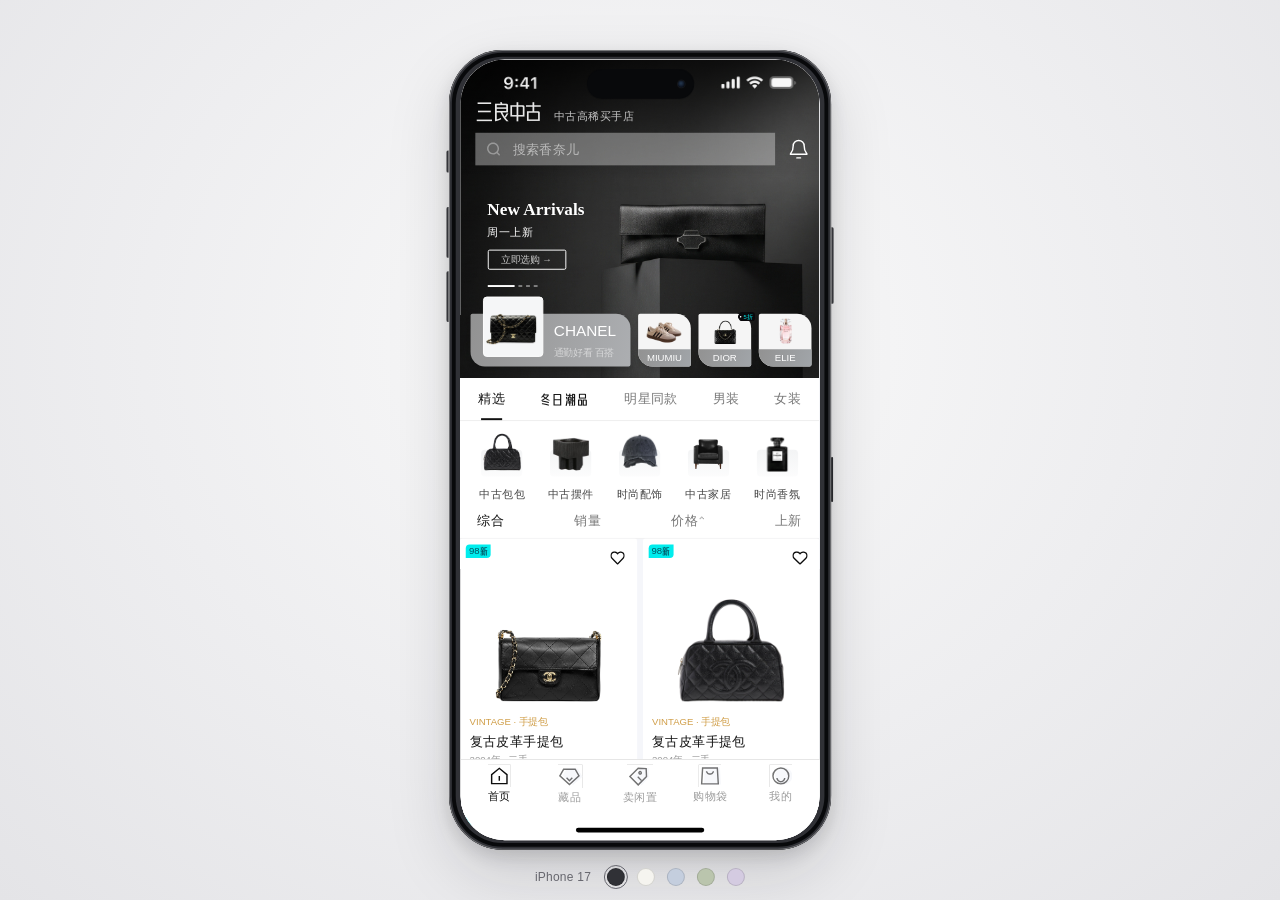
<file: site/index.html>
<!doctype html>
<html lang="zh-CN"><head><meta charset="UTF-8"><meta name="viewport" content="width=device-width,initial-scale=1"><script src="phone-preview-entry.js"></script><meta name="theme-color" content="#191919"><title>三良中古 · 中古高稀买手店</title><link rel="stylesheet" href="font.css"><link rel="stylesheet" href="style.css"><link rel="stylesheet" href="price-font.css?v=reference-serif-3"><link rel="stylesheet" href="catalog-e9ca33a832ae.css"><link rel="stylesheet" href="product-card-type.css?v=brand-type-26"></head>
<body><main class="app" id="home-view">
<header class="hero">
  <div class="status"><img src="assets/status-bar.png" width="375" height="44" alt="9:41，蜂窝信号、无线网络和电量状态"></div>
  <div class="wordmark"><span class="brand-name">三良中古</span> <span>中古高稀买手店</span></div>
  <form class="search" role="search"><label><img src="assets/icon-search.svg" alt=""><input aria-label="搜索商品" placeholder="搜索香奈儿" type="search"></label><button type="button" class="notice" aria-label="消息通知"><img src="assets/icon-scan.svg" alt=""></button></form>
  <div class="headline"><h1>New Arrivals</h1><p>周一上新</p><button id="shop">立即选购 →</button></div>
  <div class="slider-dots" aria-hidden="true"><i></i><i></i><i></i><i></i></div>
  <div class="brands" aria-label="品牌精选">
    <button class="brand feature" data-brand="CHANEL"><div class="brand-media"><img src="assets/brand-chanel-transparent.png" alt="香奈儿手袋"></div><span>CHANEL<small>通勤好看 百搭</small></span></button>
    <button class="brand" data-brand="MIUMIU"><div class="brand-media"><img src="assets/brand-miumiu-transparent.png" alt="缪缪运动鞋"></div><span>MIUMIU</span></button>
    <button class="brand" data-brand="DIOR"><div class="brand-media"><img src="assets/brand-dior-transparent.png" alt="迪奥手袋"></div><span class="discount-tag" aria-label="5折"><img class="tag-shape" src="assets/discount-tag-shape.svg" alt=""><img class="tag-hole" src="assets/discount-tag-hole.svg" alt=""><span class="tag-label">5折</span></span><span>DIOR</span></button>
    <button class="brand" data-brand="ELIE"><div class="brand-media"><img src="assets/brand-elie-transparent.png" alt="香水"></div><span>ELIE</span></button>
    <button class="brand" data-brand="ELIE"><div class="brand-media"><img src="assets/brand-elie-transparent.png" alt="香水"></div><span>ELIE</span></button>
  </div>
</header>
<section class="catalog" aria-label="商品筛选">
 <div class="editorial" role="tablist" aria-label="精选内容"><button class="active" role="tab" aria-selected="true">精选</button><button class="autumn-tab" role="tab" aria-selected="false">冬日潮品</button><button role="tab" aria-selected="false">明星同款</button><button role="tab" aria-selected="false">男装</button><button role="tab" aria-selected="false">女装</button></div>
 <div class="categories">
  <button data-category="bag"><span><span class="category-art art-handbag"><img src="assets/category-handbag-transparent.png" alt=""></span></span>中古包包</button>
  <button data-category="decor"><span><span class="category-art art-side-table"><img src="assets/category-side-table-transparent.png" alt=""></span></span>中古摆件</button>
  <button data-category="accessory"><span><span class="category-art art-cap"><img src="assets/category-cap-transparent.png" alt=""></span></span>时尚配饰</button>
  <button data-category="home"><span><span class="category-art art-armchair"><img src="assets/category-armchair-transparent.png" alt=""></span></span>中古家居</button>
  <button data-category="fragrance"><span><span class="category-art art-fragrance"><img src="assets/category-fragrance-transparent.png" alt=""></span></span>时尚香氛</button>
 </div>
 <div class="sort" aria-label="商品排序"><button class="active" data-sort="default">综合</button><button data-sort="sales">销量</button><button data-sort="price">价格⌃</button><button data-sort="new">上新</button></div>
</section>
<section class="products" id="products" aria-label="商品列表"><div class="column" id="left"></div><div class="column" id="right"></div><div class="empty" hidden><p>暂无匹配商品，试试其他关键词或分类。</p><button id="reset-filters">查看全部商品</button></div></section>
<footer><nav class="bottom-nav" aria-label="主导航"><button data-nav="home" class="active"><img src="assets/icon-home.svg" alt="">首页</button><button data-nav="saved"><img src="assets/icon-collection.svg" alt="">藏品</button><button data-nav="sell"><img src="assets/icon-sell.svg" alt="">卖闲置</button><button data-nav="bag"><img src="assets/icon-shopping-bag.svg" alt="">购物袋</button><button data-nav="profile"><img src="assets/icon-profile.svg" alt="">我的</button></nav><div class="home-indicator" aria-hidden="true"><i></i></div></footer>
</main><div class="toast" role="status"></div><script src="catalog-71295b785d00.js"></script></body></html>
</file>
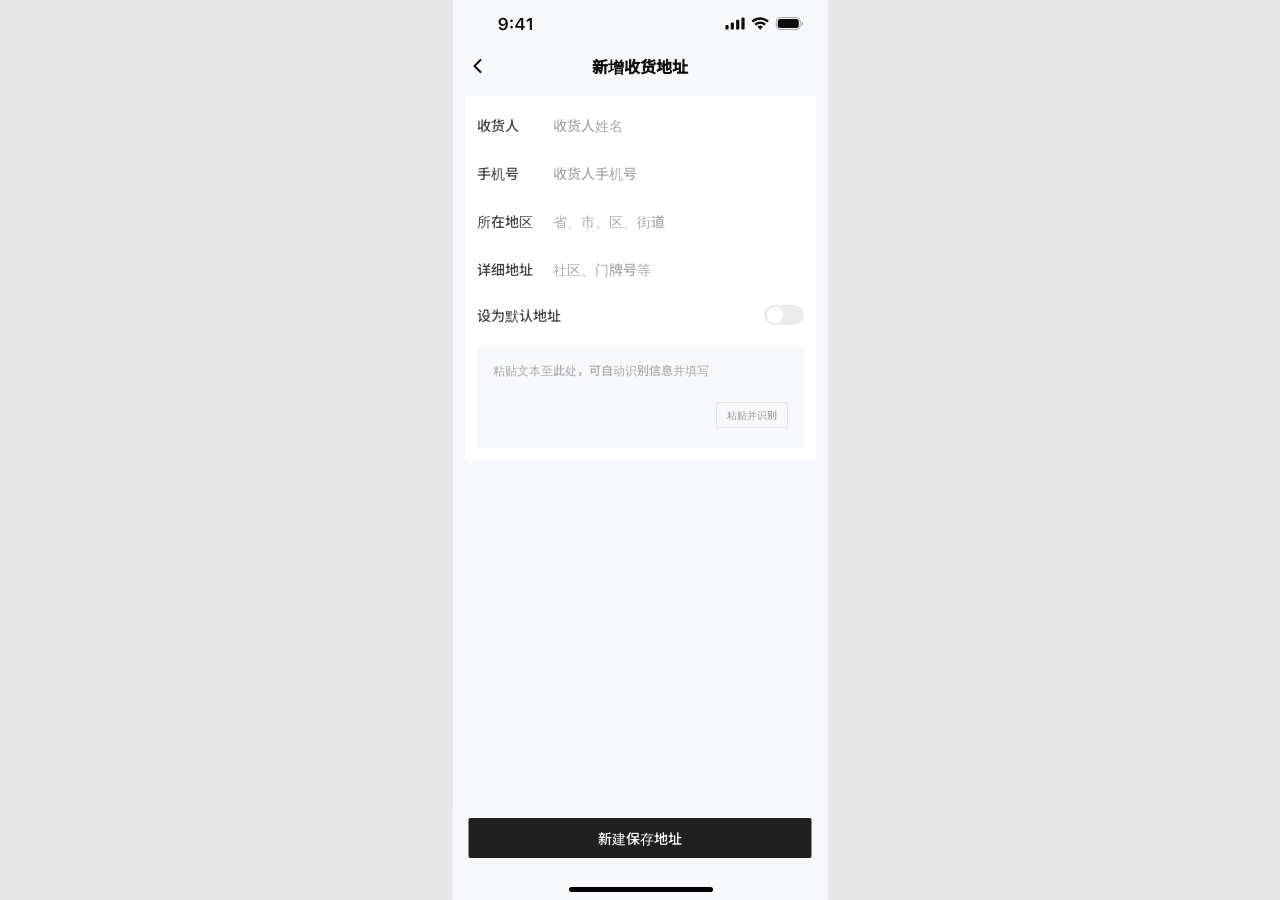
<file: site/address-create.html>
<!doctype html><html lang="zh-CN"><head><meta charset="utf-8"><meta name="viewport" content="width=device-width,initial-scale=1"><title>收货地址 · 三良中古</title><link rel="stylesheet" href="addresses.css"></head><body data-page="create"><main class="address-page"><header><div class="status"><img src="assets/addresses/system-status.svg" width="375" height="44" alt="9:41"></div><nav><a class="back" aria-label="返回" href="order.html"><img src="assets/addresses/icon-back.svg" width="24" height="24" alt=""></a><h1>新增收货地址</h1></nav></header><section class="create-content"><form id="address-form" class="create-form"><label class="form-row"><span>收货人</span><input name="name" placeholder="收货人姓名" type="text" autocomplete="name" required maxlength="150"></label><label class="form-row"><span>手机号</span><input name="phone" placeholder="收货人手机号" type="tel" autocomplete="tel" required maxlength="150"></label><label class="form-row"><span>所在地区</span><input name="district" placeholder="省、市、区、街道" type="text" autocomplete="address-level2" required maxlength="150"></label><label class="form-row"><span>详细地址</span><input name="street" placeholder="社区、门牌号等" type="text" autocomplete="street-address" required maxlength="150"></label><div class="form-row default-row"><span>设为默认地址</span><button type="button" class="switch" role="switch" aria-label="设为默认地址" aria-checked="false"><img src="assets/addresses/switch-default-address-off.svg" width="40" height="20" alt=""></button></div><div class="recognition-wrap"><div class="recognition"><textarea id="recognition-text" aria-label="地址文本" placeholder="粘贴文本至此处，可自动识别信息并填写"></textarea><button type="button" class="recognize">粘贴并识别</button></div></div></form></section><footer class="address-footer"><button type="submit" form="address-form" class="primary">新建保存地址</button><div class="home"><img src="assets/addresses/system-home-indicator.svg" width="375" height="34" alt=""></div></footer></main><dialog id="delete-dialog"><p>确认删除此收货地址？</p><menu><form method="dialog"><button>取消</button></form><button id="confirm-delete">删除地址</button></menu></dialog><div class="toast" role="status"></div><script src="addresses.js"></script></body></html>
</file>
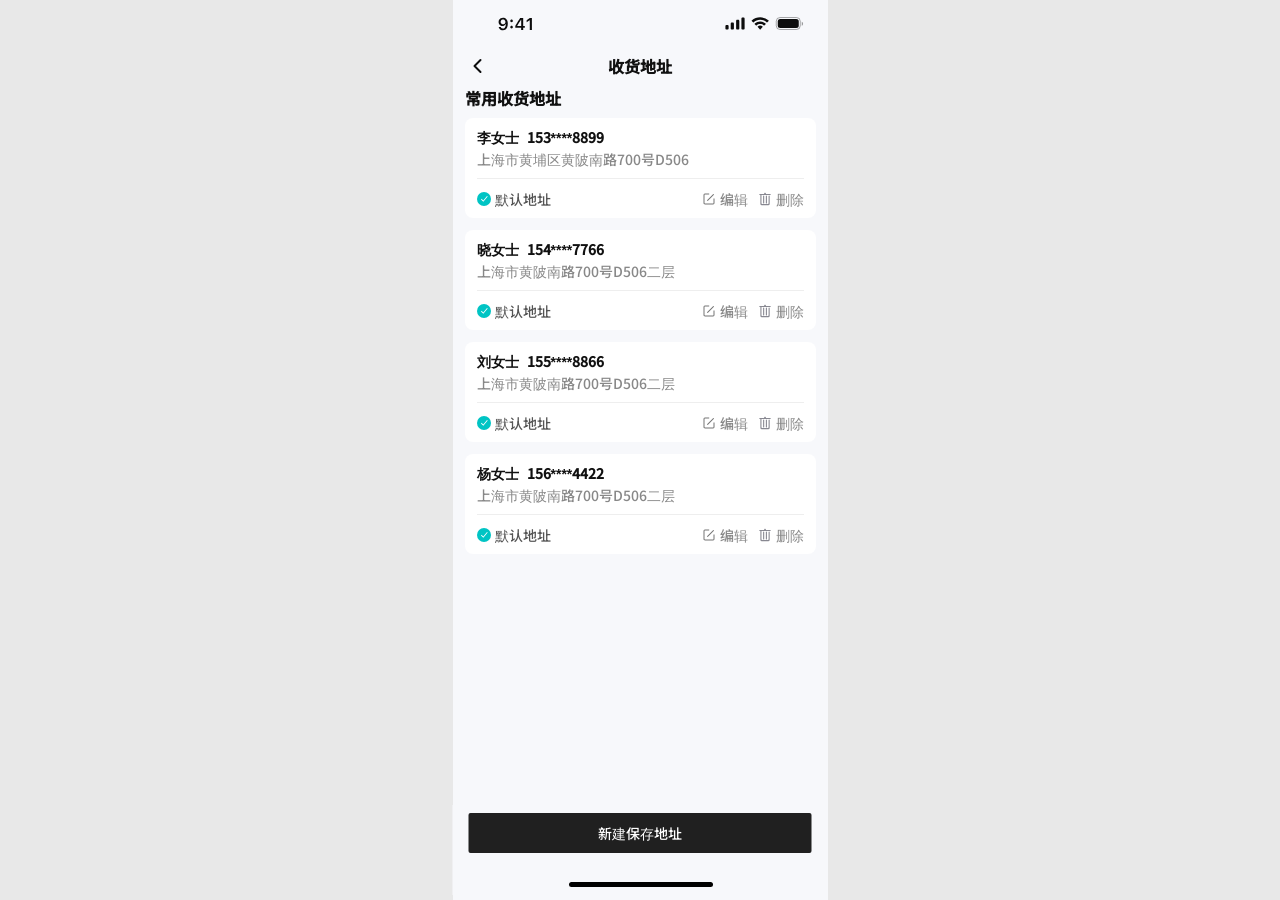
<file: site/addresses.html>
<!doctype html><html lang="zh-CN"><head><meta charset="utf-8"><meta name="viewport" content="width=device-width,initial-scale=1"><title>收货地址 · 三良中古</title><link rel="stylesheet" href="addresses.css"></head><body data-page="list"><main class="address-page"><header><div class="status"><img src="assets/addresses/system-status.svg" width="375" height="44" alt="9:41"></div><nav><a class="back" aria-label="返回" href="order.html"><img src="assets/addresses/icon-back.svg" width="24" height="24" alt=""></a><h1>收货地址</h1></nav></header><section class="list"><h2>常用收货地址</h2><div id="cards"></div><p class="empty" hidden>暂无收货地址，请新建地址</p></section><footer class="address-footer"><a class="primary" href="address-create.html">新建保存地址</a><div class="home"><img src="assets/addresses/system-home-indicator.svg" width="375" height="34" alt=""></div></footer></main><dialog id="delete-dialog"><p>确认删除此收货地址？</p><menu><form method="dialog"><button>取消</button></form><button id="confirm-delete">删除地址</button></menu></dialog><div class="toast" role="status"></div><script src="addresses.js"></script></body></html>
</file>
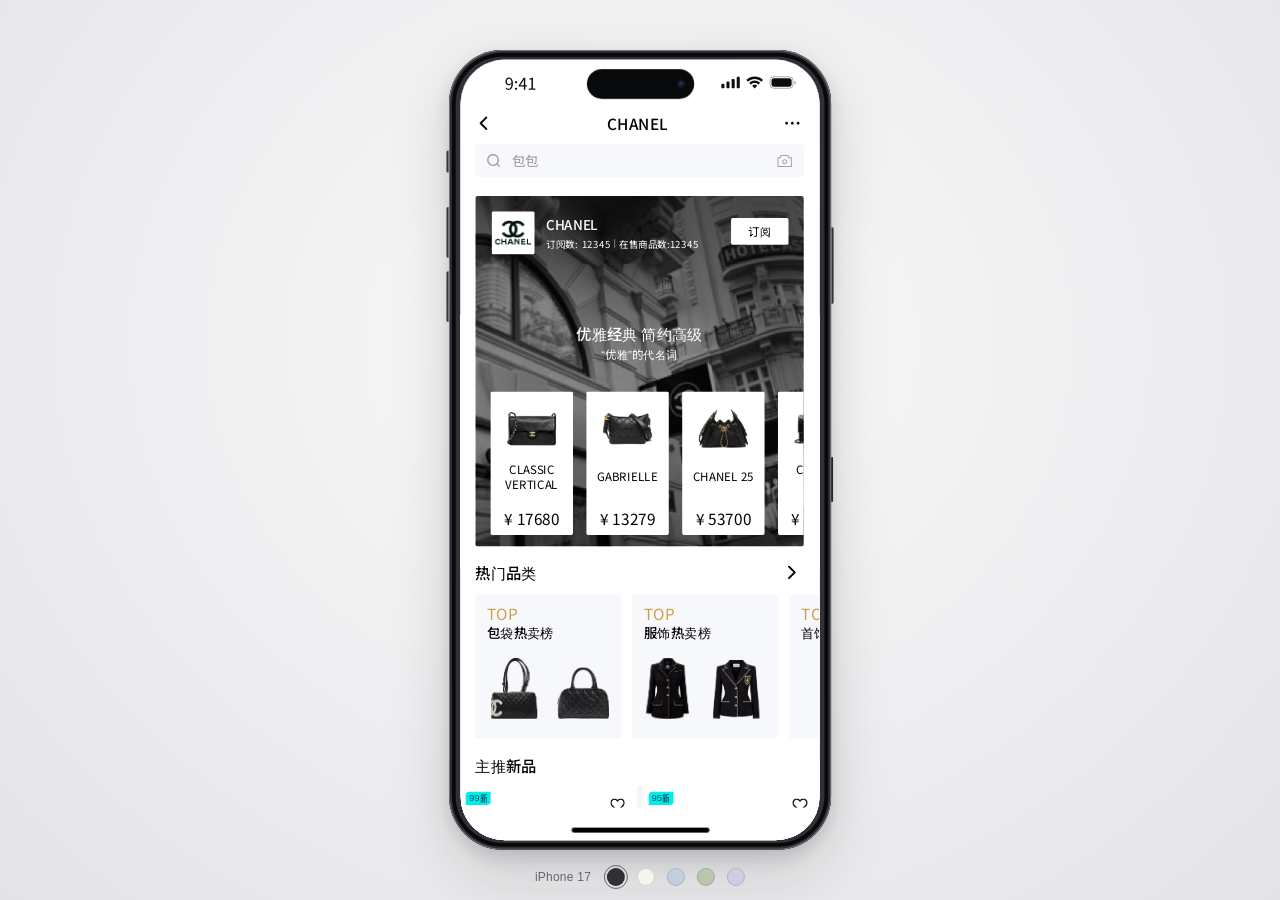
<file: site/brand.html>
<!doctype html><html lang="zh-CN"><head><meta charset="utf-8"><meta name="viewport" content="width=device-width,initial-scale=1"><title>CHANEL · 三良中古</title><link rel="stylesheet" href="font.css"><link rel="stylesheet" href="brand.css"><link rel="stylesheet" href="price-font.css?v=reference-serif-3"><script src="brand-entry.js"></script><link rel="stylesheet" href="product-card-type.css?v=brand-type-26"></head><body><main class="brand-page"><header><div class="brand-status"><img src="assets/brand-chanel/icons/system-status-isolated.svg" width="375" height="44" alt="9:41"></div><nav class="brand-nav"><button class="brand-back" aria-label="返回首页"><img src="assets/brand-chanel/icons/icon-back-isolated.svg" width="24" height="24" alt=""></button><h1>CHANEL</h1><button class="brand-more" aria-label="更多"><img src="assets/brand-chanel/icons/icon-more-isolated.svg" width="24" height="24" alt=""></button></nav><form class="brand-search"><img src="assets/brand-chanel/icons/icon-search-isolated.svg" width="18" height="18" alt=""><input aria-label="搜索CHANEL商品" placeholder="包包"><button type="button" class="brand-camera" aria-label="以图搜索"><img src="assets/brand-chanel/icons/icon-camera-isolated.svg" width="20" height="20" alt=""></button><input class="brand-file" type="file" accept="image/*" hidden></form></header><section class="brand-hero"><img class="brand-cover" src="assets/brand-chanel/images/brand-hero-background.png" alt="CHANEL品牌建筑"><img class="brand-overlay" src="assets/brand-chanel/decorations/hero-gradient-isolated.svg" width="343" height="366" alt=""><div class="brand-identity"><img src="assets/brand-chanel/images/brand-avatar.png" width="45" height="45" alt="CHANEL"><div><h2>CHANEL</h2><p>订阅数:<span id="brand-subscribers">12345</span><i></i>在售商品数:12345</p></div></div><button class="brand-subscribe" aria-pressed="false">订阅</button><div class="brand-slogan"><h2>优雅经典 简约高级</h2><p>“优雅”的代名词</p></div><div class="brand-featured" aria-label="品牌推荐商品"></div></section><section class="brand-categories"><div class="brand-heading"><h2>热门品类</h2><button class="brand-all" aria-label="查看全部品牌商品"><img src="assets/brand-chanel/icons/icon-category-chevron-isolated.svg" width="24" height="24" alt=""></button></div><div class="brand-category-list"></div></section><section class="brand-new"><div class="brand-heading"><h2 id="brand-list-title">主推新品</h2><button class="brand-reset" hidden>全部</button></div><div class="brand-grid"><div class="brand-column"></div><div class="brand-column"></div></div><p class="brand-empty" hidden>暂无匹配商品<button>清除筛选</button></p></section><footer class="brand-homebar"><img src="assets/brand-chanel/icons/system-home-indicator-isolated.svg" width="375" height="34" alt=""></footer><dialog class="brand-menu"><form method="dialog"><h2>CHANEL</h2><button aria-label="关闭">×</button></form><button class="brand-share">复制品牌链接</button><button class="brand-menu-subscribe">订阅品牌</button></dialog><div class="brand-toast" role="status"></div></main><script src="products.js"></script><script src="brand-catalog.js"></script><script src="brand.js"></script></body></html>
</file>
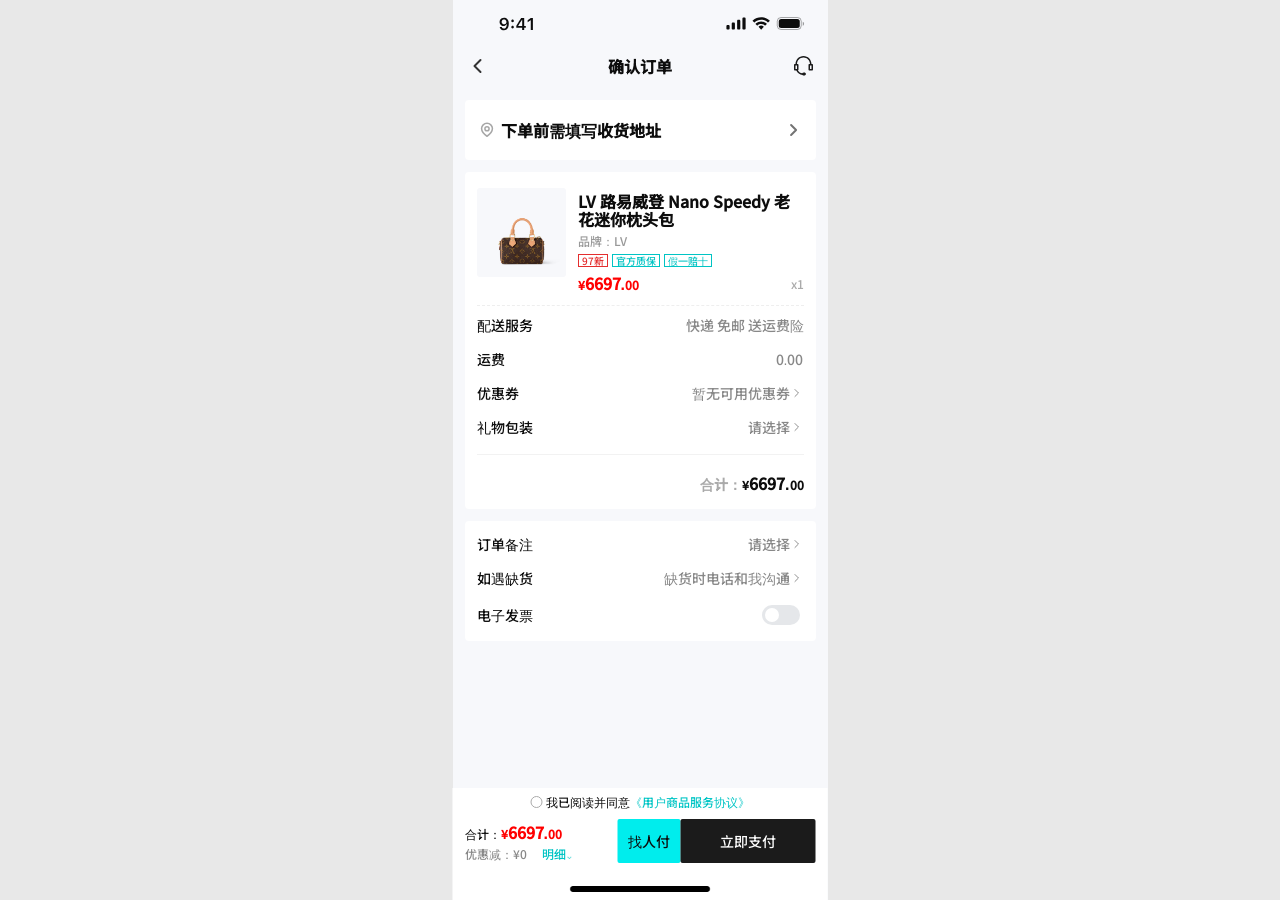
<file: site/order.html>
<!doctype html><html lang="zh-CN"><head><meta charset="utf-8"><meta name="viewport" content="width=device-width,initial-scale=1"><title>确认订单 · 三良中古</title><link rel="stylesheet" href="order.css"></head><body><main class="order-page"><header><div class="status"><img src="assets/order/system-status.svg" width="375" height="44" alt="9:41"></div><nav><a class="back" href="product.html" aria-label="返回商品"><img src="assets/order/icon-back.svg" width="24" height="24" alt=""></a><h1>确认订单</h1><button class="support" aria-label="联系客服"><img src="assets/order/icon-customer-service.svg" width="24" height="24" alt=""></button></nav></header><section class="content"><button class="address card" aria-label="填写收货地址"><img class="location" src="assets/order/icon-location.svg" width="20" height="20" alt=""><span class="address-empty">下单前需填写收货地址</span><span class="address-filled" hidden><strong class="district"></strong><strong class="street"></strong><span class="contact"></span></span><span class="modify" hidden>修改</span><img class="address-arrow" src="assets/order/icon-chevron-20.svg" width="20" height="20" alt=""></button><section class="goods card"><div class="product-row"><div class="photo"><img id="product-photo" alt=""></div><div class="product-info"><h2></h2><p class="brand"></p><div class="tags"><span class="condition"></span><span>官方质保</span><span>假一赔十</span></div><div class="price-row"><strong class="red money item-price"></strong><span class="quantity">x1</span></div></div></div><div class="fees"><div class="row"><span>配送服务</span><span class="muted">快递 免邮 送运费险</span></div><div class="row"><span>运费</span><span class="muted">0.00</span></div><button class="row" data-panel="coupon"><span>优惠券</span><span class="value">暂无可用优惠券<img src="assets/order/icon-chevron-14.svg" width="14" height="14" alt=""></span></button><button class="row" data-panel="gift"><span>礼物包装</span><span class="value"><span id="gift-value">请选择</span><img src="assets/order/icon-chevron-14.svg" width="14" height="14" alt=""></span></button></div><div class="subtotal"><span>合计：</span><strong class="money total"></strong></div></section><section class="options card"><button class="row" data-panel="note"><span>订单备注</span><span class="value"><span id="note-value">请选择</span><img src="assets/order/icon-chevron-14.svg" width="14" height="14" alt=""></span></button><button class="row" data-panel="stock"><span>如遇缺货</span><span class="value stock-value">缺货时电话和我沟通<img src="assets/order/icon-chevron-14.svg" width="14" height="14" alt=""></span></button><div class="row"><span>电子发票</span><button class="invoice" role="switch" aria-checked="false" aria-label="电子发票"><img src="assets/order/switch-invoice-off.svg" width="38" height="20" alt=""></button></div></section></section><footer><div class="agreement"><input id="agreement" type="checkbox"><label for="agreement">我已阅读并同意</label><button data-panel="agreement">《用户商品服务协议》</button></div><div class="payment"><div class="payment-info"><div>合计：<strong class="money red total"></strong></div><p>优惠减：¥0 <button data-panel="breakdown">明细⌄</button></p></div><div class="pay-buttons"><button class="friend">找人付</button><button class="pay">立即支付</button></div></div><img class="homebar" src="assets/order/home-bar-original.png" alt=""></footer></main><dialog id="panel"><form method="dialog" class="panel-head"><h2 id="panel-title"></h2><button aria-label="关闭">×</button></form><div id="panel-body"></div></dialog><div class="toast" role="status"></div><script src="products.js?v=four-cards-10"></script><script src="order.js?v=3"></script></body></html>
</file>
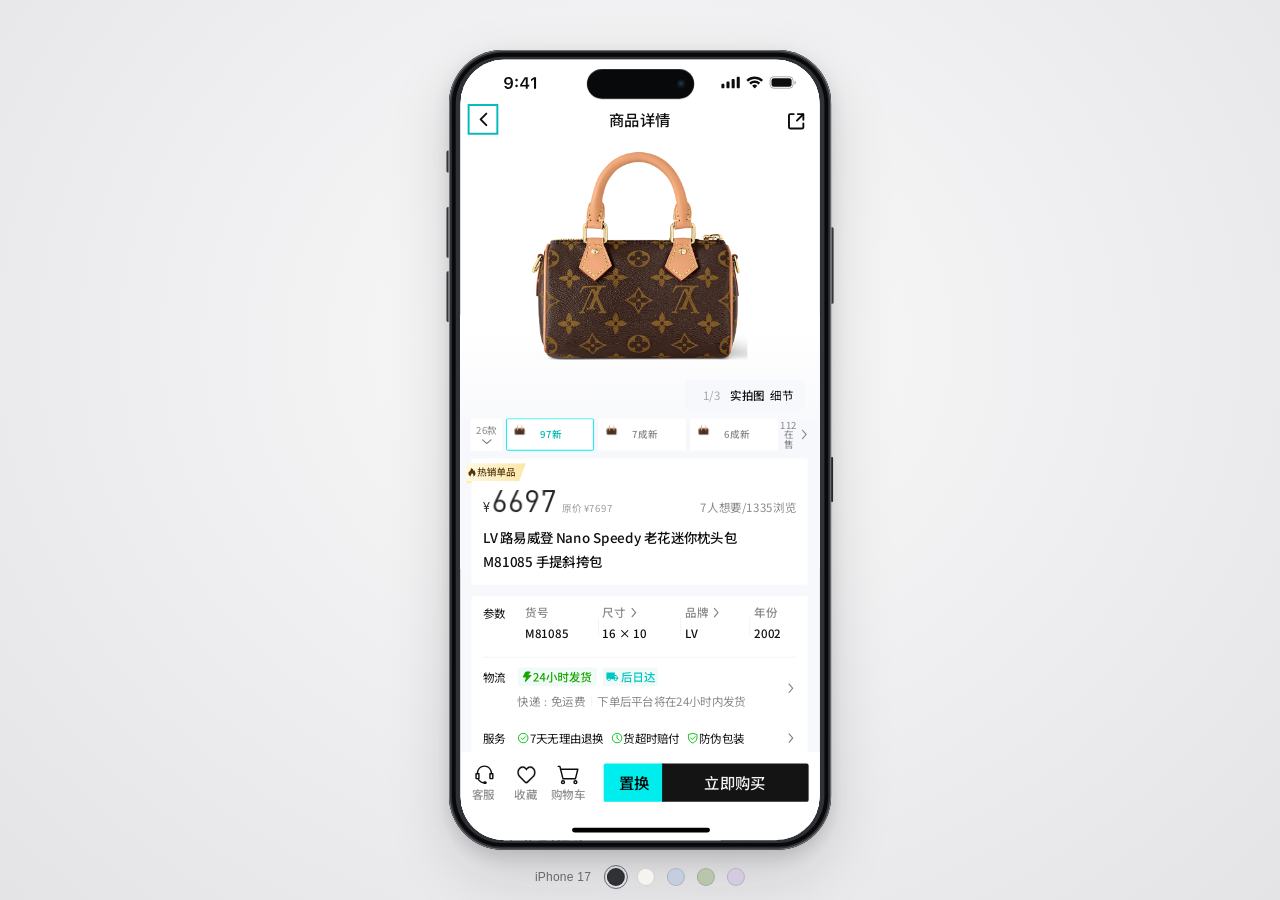
<file: site/product.html>
<!doctype html>
<html lang="zh-CN"><head><meta charset="utf-8"><meta name="viewport" content="width=device-width,initial-scale=1"><meta name="theme-color" content="#ffffff"><script src="product-entry.js?v=2"></script><title>LV Nano Speedy · 三良中古</title><link rel="stylesheet" href="product.css?v=12"><link rel="stylesheet" href="parameters.css"></head>
<body><main class="product-page">
 <section class="gallery" aria-label="商品图片">
  <div class="status"><img src="assets/product-detail/svg/system-status.svg" width="375" height="44" alt="9:41，信号、网络和电量"></div>
  <header class="product-nav"><a href="./" class="back" aria-label="返回商品列表"><img src="assets/product-detail/svg/icon-back.svg" width="24" height="24" alt=""></a><h1>商品详情</h1><button class="share" aria-label="分享商品"><img src="assets/product-detail/svg/icon-share.svg" width="20" height="20" alt=""></button></header>
  <button class="gallery-photo photo-crop" aria-label="查看商品大图"><img src="assets/product-detail/originals/lv-nano-speedy-front-1090.png" alt="LV Nano Speedy 老花迷你枕头包正面实拍"></button>
  <div class="gallery-controls"><button class="photo-count" aria-label="切换下一张商品图片">1/3</button><button class="view-photos">实拍图</button><button class="view-details">细节</button></div>
 </section>
 <section class="condition-strip" aria-label="选择商品成色">
  <button class="all-variants"><span>26款</span><img src="assets/product-detail/svg/icon-variants-chevron.svg" width="12" height="12" alt=""></button>
  <div class="condition-options"><button class="condition-option active" data-condition="97新" aria-pressed="true"><span class="condition-photo photo-crop"><img src="assets/product-detail/originals/lv-nano-speedy-angled-730.png" alt=""></span><span>97新</span></button><button class="condition-option" data-condition="7成新" aria-pressed="false"><span class="condition-photo photo-crop"><img src="assets/product-detail/originals/lv-nano-speedy-angled-730.png" alt=""></span><span>7成新</span></button><button class="condition-option" data-condition="6成新" aria-pressed="false"><span class="condition-photo photo-crop"><img src="assets/product-detail/originals/lv-nano-speedy-angled-730.png" alt=""></span><span>6成新</span></button></div>
  <button class="for-sale" aria-label="查看在售成色选项"><span>112<br>在售</span><img src="assets/product-detail/svg/icon-condition-chevron.svg" width="12" height="12" alt=""></button>
 </section>
 <section class="summary-section"><div class="summary card">
  <img class="bestseller-badge" src="assets/product-detail/svg/badge-bestseller.svg" width="63" height="22" alt="热销单品"><img class="bestseller-icon" src="assets/product-detail/svg/icon-bestseller.svg" width="11" height="11" alt="">
  <div class="price-row"><p class="product-price"><small>¥</small><span>6697</span></p><p class="original-price">原价 ¥7697</p><p class="views">7人想要/1335浏览</p></div>
  <h2>LV 路易威登 Nano Speedy 老花迷你枕头包</h2><p class="model-name">M81085 手提斜挎包</p>
 </div></section>
 <section class="fulfillment-section"><div class="fulfillment card">
  <div class="parameter-row"><span>参数</span><dl><div><dt>货号</dt><dd>M81085</dd></div><div><dt>尺寸<img src="assets/product-detail/svg/icon-size-chevron.svg" width="12" height="12" alt=""></dt><dd>16 × 10</dd></div><div><dt>品牌<img src="assets/product-detail/svg/icon-brand-chevron.svg" width="12" height="12" alt=""></dt><dd>LV</dd></div><div><dt>年份</dt><dd>2002</dd></div></dl></div>
  <button class="delivery-row info-row" data-sheet="delivery"><span>物流</span><span class="row-content"><span class="dispatch-badges"><img src="assets/product-detail/svg/badge-dispatch-24h.svg" width="83" height="20" alt="24小时发货"><img src="assets/product-detail/svg/badge-dispatch-day-after-tomorrow.svg" width="58" height="20" alt="后日达"></span><span class="delivery-note">快递：免运费<i></i>下单后平台将在24小时内发货</span></span><img class="row-chevron" src="assets/product-detail/svg/icon-delivery-chevron.svg" width="12" height="12" alt=""></button>
  <button class="service-row info-row" data-sheet="services"><span>服务</span><span class="row-content service-list"><span><img src="assets/product-detail/svg/icon-check.svg" width="12" height="12" alt="">7天无理由退换</span><span><img src="assets/product-detail/svg/icon-time.svg" width="12" height="12" alt="">货超时赔付</span><span><img src="assets/product-detail/svg/icon-protection.svg" width="12" height="12" alt="">防伪包装</span></span><img class="row-chevron" src="assets/product-detail/svg/icon-service-chevron.svg" width="12" height="12" alt=""></button>
  <button class="coupon-row info-row" data-sheet="coupons"><span>领券</span><span class="row-content coupon-list"><img src="assets/product-detail/svg/coupon-cash.svg" width="124" height="18" alt="1000元券，满5000可用"><img src="assets/product-detail/svg/coupon-shipping.svg" width="124" height="18" alt="包邮券，满5000可用"></span><img class="row-chevron" src="assets/product-detail/svg/icon-coupon-chevron.svg" width="12" height="12" alt=""></button>
 </div></section>
 <section class="report-section" aria-label="三良鉴别报告"><div class="report-viewport"><article class="report-card">
  <div class="report-tab"></div><img class="report-header-pattern" src="assets/product-detail/decorations/report-header-pattern.svg" width="113" height="50" alt=""><img class="report-shape" src="assets/product-detail/decorations/report-card-shape.svg" width="353" height="443" alt=""><img class="report-background" src="assets/product-detail/decorations/report-background.png" width="351" height="439" alt="">
  <h2 class="report-heading">三良鉴别报告</h2><p class="report-guarantee">一物一验 100%正品保障</p><p class="report-code">验货编码：589465577</p>
  <img class="report-official-new" src="assets/product-detail/decorations/official-detection-transparent.svg" width="90" height="34" alt="官方检测">
  <p class="report-condition-note">轻微使用痕迹，整体品相佳</p><img class="report-body-shape" src="assets/product-detail/decorations/report-score-frame.svg" width="327" height="327" alt=""><img class="report-stamp" src="assets/product-detail/decorations/report-authentication-stamp.svg" width="325" height="90" alt="鉴定通过">
  <h3 class="report-product">LV 路易威登 Nano Speedy 老花迷你枕头包 M81085 手提斜挎包</h3><p class="report-grade"><strong>99</strong><span>新</span></p><p class="report-grade-label">轻微使用</p><button class="report-help" data-sheet="report" aria-label="查看鉴别报告说明"><img src="assets/product-detail/svg/icon-help.svg" width="12" height="12" alt=""></button>
  <dl class="report-scores"><div><dt>外观</dt><dd>98</dd></div><div><dt>五金</dt><dd>96</dd></div><div><dt>氧化</dt><dd>97</dd></div><div><dt>成色</dt><dd>99</dd></div></dl><p class="report-parameters-title">参数细节</p>
  <dl class="report-parameters"><div><dt>货号</dt><dd>M81085</dd></div><div><dt>尺寸</dt><dd>16 × 10</dd></div><div><dt>品牌</dt><dd>LV</dd></div><div><dt>色系</dt><dd>棕色</dd></div><div><dt>年份</dt><dd>2002</dd></div><div><dt>五金</dt><dd>金色金属</dd></div></dl>
 </article></div></section>
 <section class="photos-section" id="photos"><div class="photos card"><h2 class="section-heading"><img src="assets/product-detail/decorations/section-title-accent.svg" width="22" height="10" alt="">商品实拍图</h2>
  <button class="photo-main photo-crop" data-photo="1" aria-label="查看商品斜角实拍大图"><img src="assets/product-detail/originals/lv-nano-speedy-angled-730.png" alt="LV Nano Speedy 斜角实拍"></button>
  <button class="photo-top photo-crop" data-photo="2" aria-label="查看商品俯视实拍大图"><img src="assets/product-detail/originals/lv-nano-speedy-top-730.png" alt="LV Nano Speedy 包内俯视实拍"></button>
  <button class="photo-front photo-crop" data-photo="0" aria-label="查看商品正面实拍大图"><img src="assets/product-detail/originals/lv-nano-speedy-front-1090.png" alt="LV Nano Speedy 正面实拍"></button>
  <div class="expanded-photos" hidden></div><button class="expand-photos expand-control" aria-expanded="false">展开详情<img src="assets/product-detail/svg/icon-photo-expand.svg" width="12" height="12" alt=""></button>
 </div></section>
 <section class="faq-section"><div class="faq card"><h2 class="section-heading"><img src="assets/product-detail/decorations/section-title-accent.svg" width="22" height="10" alt="">常见问题</h2><div class="faq-copy"><h3>如何保证商品品质?</h3><p>每件商品都经过多道严格查验，逐一对比确保展示<br>信息与实物一致，品质保证，尽可放心</p><h3>下单以后多久可以发货?</h3><p>购买商品:平台于订单生效后48小时内完成发货<br>(如果选择洗护服务，发货时效在此基础上延长）</p></div><div class="faq-fade"></div><button class="expand-faq expand-control" aria-expanded="false">点击展开<img src="assets/product-detail/svg/icon-faq-expand.svg" width="12" height="12" alt=""></button></div></section>
 <div class="action-spacer"></div><footer class="product-actions"><nav aria-label="商品操作"><button class="action-icon" data-sheet="support"><img src="assets/product-detail/svg/icon-customer-support.svg" width="24" height="24" alt="">客服</button><button class="action-icon save-product" aria-pressed="false"><img src="assets/product-detail/svg/icon-favorite.svg" width="24" height="24" alt="">收藏</button><button class="action-icon" data-sheet="cart"><img src="assets/product-detail/svg/icon-cart.svg" width="24" height="24" alt="">购物车</button><button class="exchange" data-sheet="exchange">置换</button><button class="buy" data-sheet="purchase">立即购买</button></nav><div class="home-indicator"><img src="assets/product-detail/svg/system-home-indicator.svg" width="375" height="34" alt=""></div></footer>
</main><div class="toast" role="status"></div>
<dialog class="photo-viewer" aria-label="商品实拍大图"><button class="close-viewer" aria-label="关闭大图">×</button><div class="viewer-image"><img alt=""></div><div class="viewer-controls"><button class="previous-photo" aria-label="上一张照片">‹</button><span aria-live="polite"></span><button class="next-photo" aria-label="下一张照片">›</button></div></dialog>
<dialog class="sheet" aria-labelledby="sheet-title"><header><h2 id="sheet-title"></h2><button class="close-sheet" aria-label="关闭">×</button></header><div class="sheet-content"></div></dialog>
<script src="rolling-number.js?v=2"></script><script src="products.js?v=four-cards-10"></script><script src="product.js?v=12"></script><script src="parameters.js"></script></body></html>
</file>
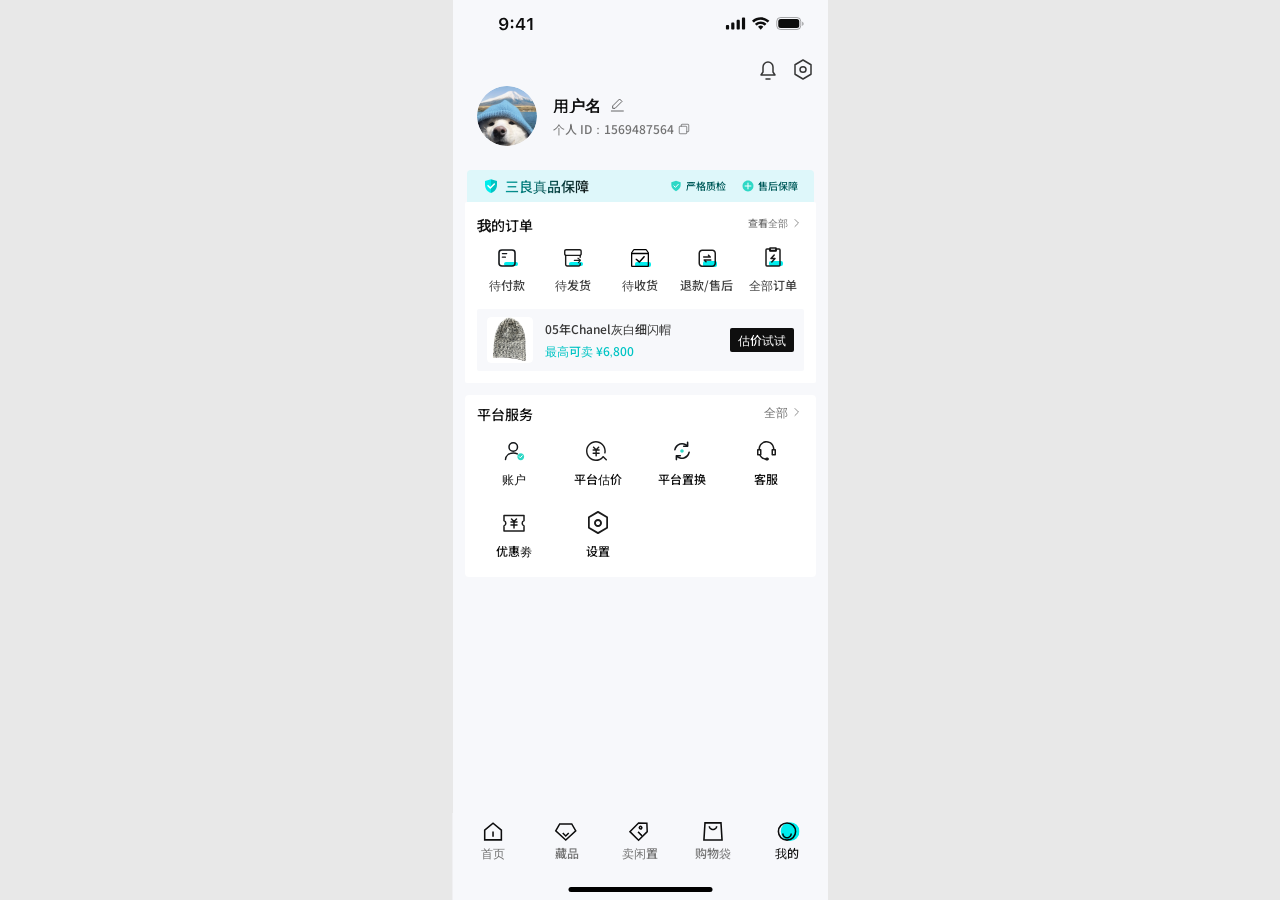
<file: site/profile.html>
<!doctype html><html lang="zh-CN"><head><meta charset="UTF-8"><meta name="viewport" content="width=device-width,initial-scale=1"><title>我的 · 三良中古</title><link rel="stylesheet" href="profile.css"></head><body><main class="profile"><header><div class="status"><img src="assets/profile/status-bar.svg" alt=""></div><div class="header-tools"><button data-action="消息"><img src="assets/profile/icon-notifications.svg" alt=""><span>消息</span></button><button data-action="设置"><img src="assets/profile/icon-profile-security.svg" alt=""><span>设置</span></button></div><img class="avatar" src="assets/profile/avatar@2x.png" alt="用户头像"><div class="identity"><div class="name-line"><strong id="username">用户名</strong><button data-action="编辑昵称" aria-label="编辑昵称"><img src="assets/profile/icon-edit.svg" alt=""></button></div><div class="id-line">个人 ID：1569487564<button data-action="复制ID" aria-label="复制个人ID"><img src="assets/profile/icon-copy.svg" alt=""></button></div></div></header><section class="guarantee" aria-label="三良真品保障"><div class="guarantee-title"><img src="assets/profile/icon-protection.svg" alt=""><span>三良真品保障</span></div><div><img src="assets/profile/icon-quality-check.svg" alt=""><span>严格质检</span></div><div><img src="assets/profile/icon-after-sales.svg" alt=""><span>售后保障</span></div></section><section class="orders panel"><div class="section-heading"><h2>我的订单</h2><button data-action="全部订单">查看全部 <img src="assets/profile/icon-chevron-orders.svg" alt=""></button></div><div class="order-grid"><button data-action="待付款"><img src="assets/profile/icon-all-orders.svg" alt=""><span>待付款</span></button><button data-action="待发货"><img src="assets/profile/icon-awaiting-shipment.svg" alt=""><span>待发货</span></button><button data-action="待收货"><img src="assets/profile/icon-awaiting-delivery.svg" alt=""><span>待收货</span></button><button data-action="退款/售后"><img src="assets/profile/icon-refund.svg" alt=""><span>退款/售后</span></button><button data-action="全部订单"><img src="assets/profile/icon-awaiting-payment.svg" alt=""><span>全部订单</span></button></div><div class="valuation"><img src="assets/profile/valuation-product@2x.png" alt="Chanel灰白细闪帽"><div><p>05年Chanel灰白细闪帽</p><p>最高可卖 ¥6,800</p></div><button data-action="平台估价">估价试试</button></div></section><section class="services panel"><div class="section-heading"><h2>平台服务</h2><button data-action="全部服务">全部 <img src="assets/profile/icon-chevron-orders.svg" alt=""></button></div><div class="service-grid"><button data-action="账户"><img src="assets/profile/icon-account.svg" alt=""><span>账户</span></button><button data-action="平台估价"><img src="assets/profile/icon-valuation.svg" alt=""><span>平台估价</span></button><button data-action="平台置换"><img src="assets/profile/icon-trade-in.svg" alt=""><span>平台置换</span></button><button data-action="客服"><img src="assets/profile/icon-customer-service.svg" alt=""><span>客服</span></button><button data-action="优惠劵"><img src="assets/profile/icon-coupon.svg" alt=""><span>优惠劵</span></button><button data-action="设置"><img src="assets/profile/icon-settings.svg" alt=""><span>设置</span></button></div></section><footer><nav aria-label="主导航"><a href="index.html" ><img src="assets/profile/icon-nav-home.svg" alt=""><span>首页</span></a><a href="index.html?view=saved" ><img src="assets/profile/icon-nav-collection.svg" alt=""><span>藏品</span></a><a href="#" ><img src="assets/profile/icon-nav-sell.svg" alt=""><span>卖闲置</span></a><a href="#" ><img src="assets/profile/icon-nav-bag.svg" alt=""><span>购物袋</span></a><a href="profile.html" aria-current="page"><img src="assets/profile/icon-nav-profile-active.svg" alt=""><span>我的</span></a></nav><div class="home"><img src="assets/profile/home-indicator.svg" alt=""></div></footer></main><div class="toast" role="status"></div><dialog><form method="dialog"><h2>编辑昵称</h2><label>昵称<input maxlength="12" name="nickname" required autocomplete="nickname"></label><div class="dialog-actions"><button value="cancel" formnovalidate>取消</button><button value="save">保存</button></div></form></dialog><script src="profile.js"></script></body></html>
</file>
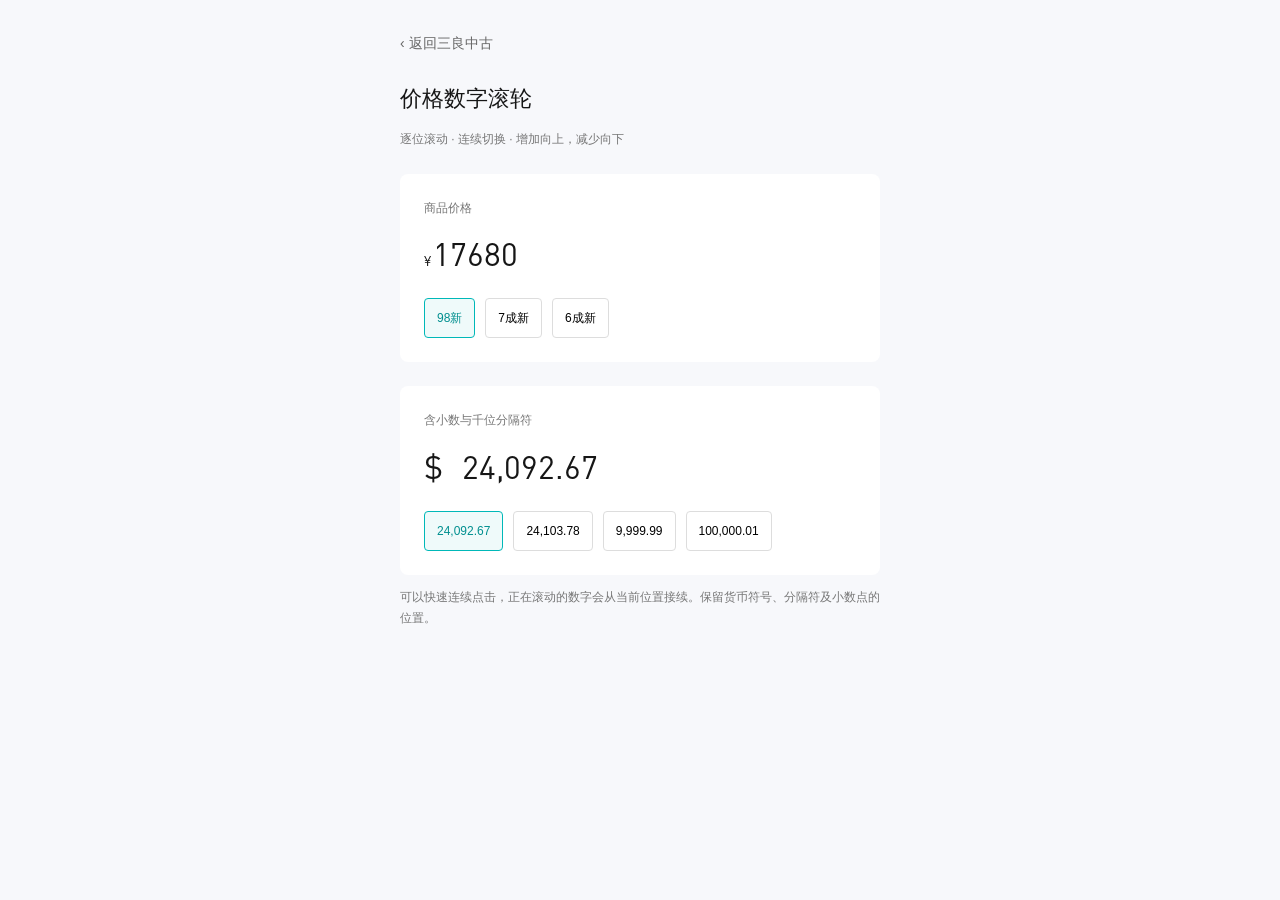
<file: site/rolling-demo.html>
<!doctype html><html lang="zh-CN"><head><meta charset="utf-8"><meta name="viewport" content="width=device-width,initial-scale=1"><title>价格数字滚轮 · 三良中古</title><link rel="stylesheet" href="rolling-demo.css"></head><body><main><a href="index.html">‹ 返回三良中古</a><h1>价格数字滚轮</h1><p class="description">逐位滚动 · 连续切换 · 增加向上，减少向下</p><section><p class="label">商品价格</p><p class="price"><small>¥</small><span id="product-price"></span></p><div class="buttons" id="conditions"><button data-value="17680" aria-pressed="true">98新</button><button data-value="13790" aria-pressed="false">7成新</button><button data-value="11138" aria-pressed="false">6成新</button></div></section><section><p class="label">含小数与千位分隔符</p><p class="balance"><span>$</span><span id="balance"></span></p><div class="buttons" id="amounts"><button data-value="24092.67" aria-pressed="true">24,092.67</button><button data-value="24103.78" aria-pressed="false">24,103.78</button><button data-value="9999.99" aria-pressed="false">9,999.99</button><button data-value="100000.01" aria-pressed="false">100,000.01</button></div></section><p class="description">可以快速连续点击，正在滚动的数字会从当前位置接续。保留货币符号、分隔符及小数点的位置。</p></main><script src="rolling-number.js?v=2"></script><script src="rolling-demo.js?v=2"></script></body></html>
</file>
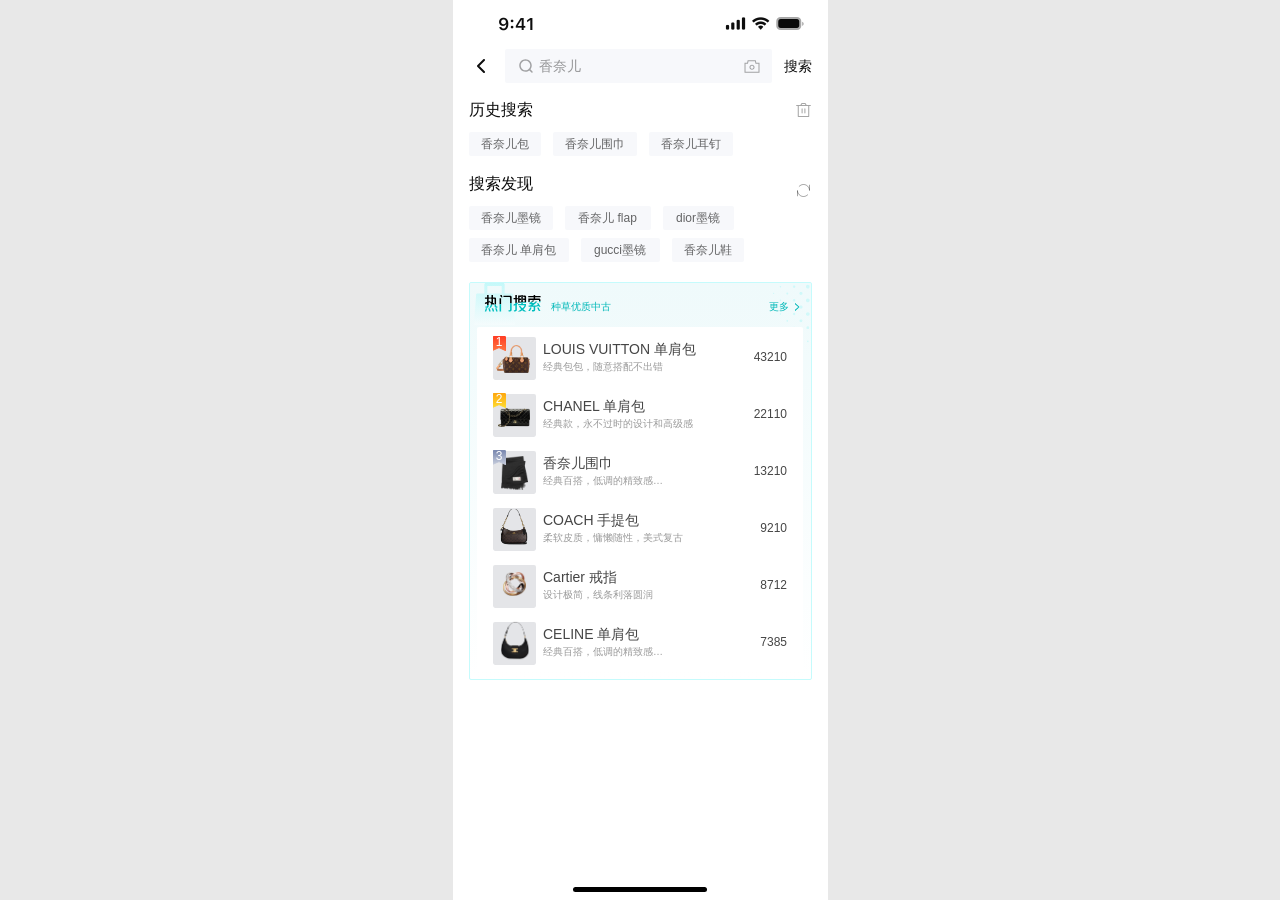
<file: site/search.html>
<!doctype html><html lang="zh-CN"><head><meta charset="utf-8"><meta name="viewport" content="width=device-width,initial-scale=1"><title>搜索 · 三良中古</title><link rel="stylesheet" href="search.css?v=suggestions-4"></head><body><main class="search-page"><div class="search-status"><img src="assets/status-bar.png" width="375" height="44" alt="9:41，信号、网络与电量"></div><form id="query-form" class="query-bar" role="search"><a class="back" href="./" aria-label="返回主页"><img src="assets/search/search-query-01.svg" alt=""></a><label class="query-field"><img src="assets/search/search-query-02.svg" alt=""><input type="search" aria-label="搜索商品" placeholder="香奈儿" autocomplete="off"><button type="button" class="clear-query" aria-label="清空搜索" hidden><img src="assets/search-suggestions/icon-clear.svg" width="18" height="18" alt=""></button><button type="button" class="camera" aria-label="拍照搜索"><img src="assets/search/search-query-03.svg" alt=""></button></label><button class="submit" type="submit">搜索</button></form><section class="history-section"><h1>历史搜索</h1><button class="icon-action clear-history" aria-label="清除历史搜索"><img src="assets/search/search-history-01.svg" alt=""></button><div id="history" class="chips"></div></section><section class="discovery-section"><h2>搜索发现</h2><button class="icon-action refresh" aria-label="刷新搜索发现"><img src="assets/search/search-discovery-01.svg" alt=""></button><div class="chips discovery-chips"></div></section><section class="popular"><div class="panel-art" aria-hidden="true"><img class="panel-radial" src="assets/search/popular-search-16.svg" alt=""><img class="panel-buy" src="assets/search/popular-search-02.svg" alt=""></div><header class="popular-header"><span class="popular-logo" aria-label="热门搜索"><img class="logo-composed" src="assets/search/popular-title-composed.svg" alt=""></span><span class="popular-subtitle">种草优质中古</span><button class="more">更多<img src="assets/search/popular-search-12.svg" alt=""></button></header><div class="rank-list"><button class="rank-row rank-0" data-product="search-lv" data-term="LOUIS VUITTON 单肩包"><span class="thumb"><span class="art"><img src="assets/search/louis-vuitton-bag-source-07.png" alt=""></span><span class="rank-badge"><img src="assets/search/popular-search-13.svg" alt=""><span>1</span></span></span><span class="rank-copy"><strong>LOUIS VUITTON 单肩包</strong><small>经典包包，随意搭配不出错</small></span><span class="heat">43210</span></button><button class="rank-row rank-1" data-product="search-chanel" data-term="CHANEL 单肩包"><span class="thumb"><span class="art"><img src="assets/search/chanel-bag-source-08.png" alt=""></span><span class="rank-badge"><img src="assets/search/popular-search-06.svg" alt=""><span>2</span></span></span><span class="rank-copy"><strong>CHANEL 单肩包</strong><small>经典款，永不过时的设计和高级感</small></span><span class="heat">22110</span></button><button class="rank-row rank-2" data-product="search-scarf" data-term="香奈儿围巾"><span class="thumb"><span class="art"><img src="assets/search/chanel-scarf-source-13.png" alt=""></span><span class="rank-badge"><img src="assets/search/popular-search-08.svg" alt=""><span>3</span></span></span><span class="rank-copy"><strong>香奈儿围巾</strong><small>经典百搭，低调的精致感…</small></span><span class="heat">13210</span></button><button class="rank-row rank-3" data-product="search-coach" data-term="COACH 手提包"><span class="thumb"><span class="art"><img src="assets/search/coach-bag-source-11.png" alt=""></span></span><span class="rank-copy"><strong>COACH 手提包</strong><small>柔软皮质，慵懒随性，美式复古</small></span><span class="heat">9210</span></button><button class="rank-row rank-4" data-product="search-cartier" data-term="Cartier 戒指"><span class="thumb"><span class="art"><img src="assets/search/cartier-ring-source-14.png" alt=""></span></span><span class="rank-copy"><strong>Cartier 戒指</strong><small>设计极简，线条利落圆润</small></span><span class="heat">8712</span></button><button class="rank-row rank-5" data-product="search-celine" data-term="CELINE 单肩包"><span class="thumb"><span class="art"><img src="assets/search/celine-bag-source-02.png" alt=""></span></span><span class="rank-copy"><strong>CELINE 单肩包</strong><small>经典百搭，低调的精致感…</small></span><span class="heat">7385</span></button></div></section><section class="suggestions" aria-label="搜索联想" hidden><button class="brand-match" type="button" aria-label="查看 CHANEL 品牌"><img class="brand-logo" src="assets/search-suggestions/logo-chanel.svg" width="34" height="34" alt="CHANEL"><span class="brand-copy"><strong>CHANEL</strong><span class="brand-metrics"><span>在售1.0W</span><i></i><span>上新2.5K</span></span></span><span class="brand-action">去查看<img src="assets/search-suggestions/icon-chevron-right.svg" width="12" height="12" alt=""></span></button><div class="suggestion-list"></div><p class="suggestion-empty" hidden>暂无匹配建议</p></section><section class="results" hidden aria-live="polite"><h2>搜索结果</h2><p class="result-note">当前仅搜索设计稿中的六件示例商品</p><div id="results-list"></div><div class="no-results" hidden><p>暂无匹配商品</p><button class="reset-search">返回搜索推荐</button></div></section><div class="flexible-space"></div><div class="indicator" aria-hidden="true"><i></i><img class="suggestion-indicator" src="assets/search-suggestions/system-home-indicator.svg" width="375" height="34" alt="" hidden></div></main><div class="message" role="status"></div><script src="search-suggestions.js?v=2"></script><script src="search.js?v=motion-2"></script></body></html>
</file>
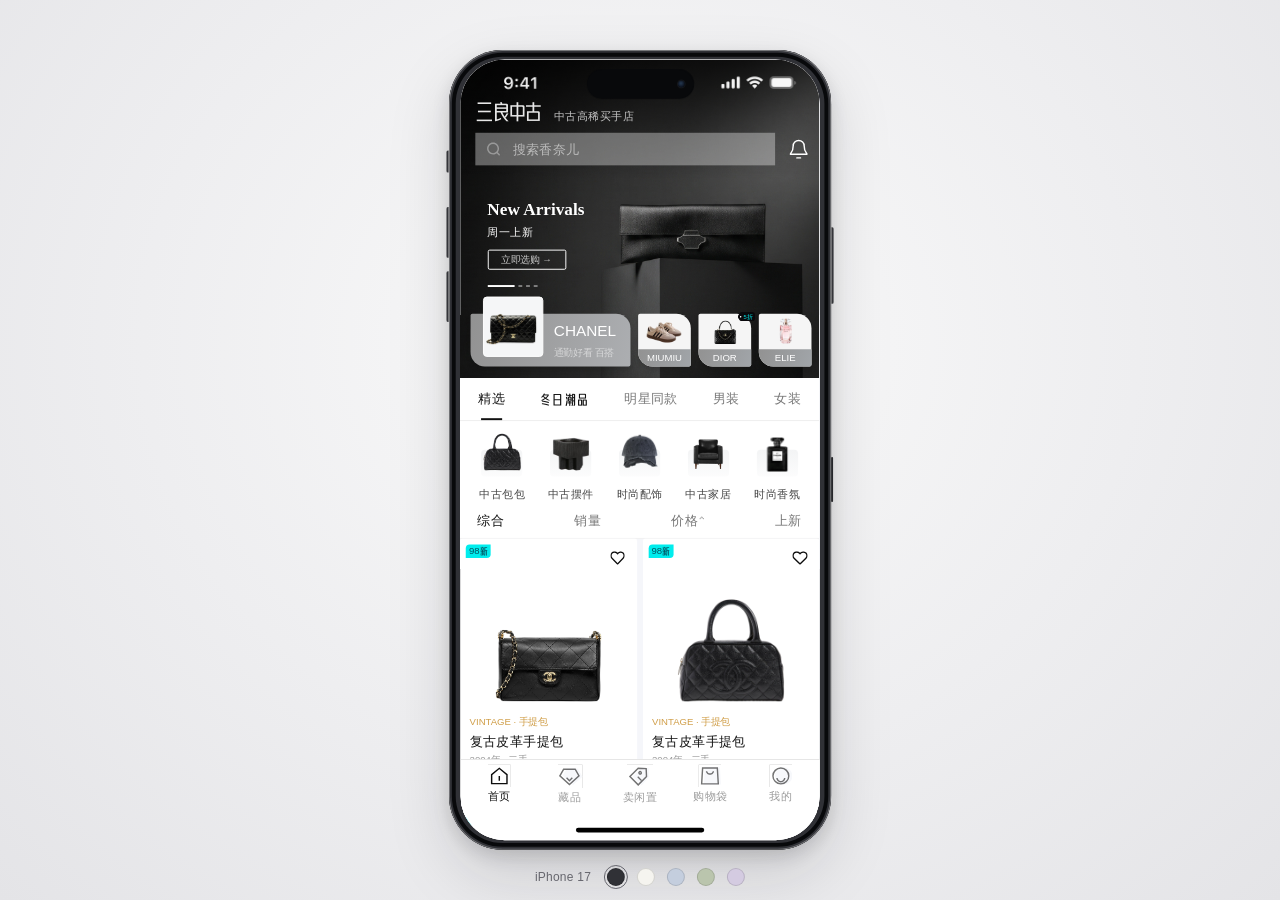
<file: site/showcase.html>
<!doctype html>
<html lang="zh-CN"><head><meta charset="utf-8"><meta name="viewport" content="width=device-width,initial-scale=1"><meta name="theme-color" content="#ededee"><title>三良中古 · iPhone 17 展示</title><link rel="stylesheet" href="showcase.css?v=iphone17-mobile-3"></head>
<body data-finish="black"><main class="presentation" aria-label="三良中古手机展示"><div class="device"><div class="screen"><iframe id="app-preview" title="三良中古可交互手机页面" src="index.html?unframed=1" allow="clipboard-write" loading="eager"></iframe></div><div class="island" aria-hidden="true"><i></i></div><span class="side-key action" aria-hidden="true"></span><span class="side-key volume-up" aria-hidden="true"></span><span class="side-key volume-down" aria-hidden="true"></span><span class="side-key power" aria-hidden="true"></span><span class="camera-control" aria-hidden="true"></span></div></main><aside class="device-options" aria-label="iPhone 17 机身颜色"><span class="device-model">iPhone 17</span><div class="finishes"><button data-finish="black" aria-label="黑色" aria-pressed="true" style="--swatch:#303136"></button><button data-finish="white" aria-label="白色" aria-pressed="false" style="--swatch:#f5f4ef"></button><button data-finish="blue" aria-label="雾蓝色" aria-pressed="false" style="--swatch:#c4cede"></button><button data-finish="sage" aria-label="鼠尾草色" aria-pressed="false" style="--swatch:#bac5ad"></button><button data-finish="lavender" aria-label="薰衣草色" aria-pressed="false" style="--swatch:#d4cbe1"></button></div></aside><script src="showcase.js?v=iphone17-mobile-3"></script></body></html>
</file>
